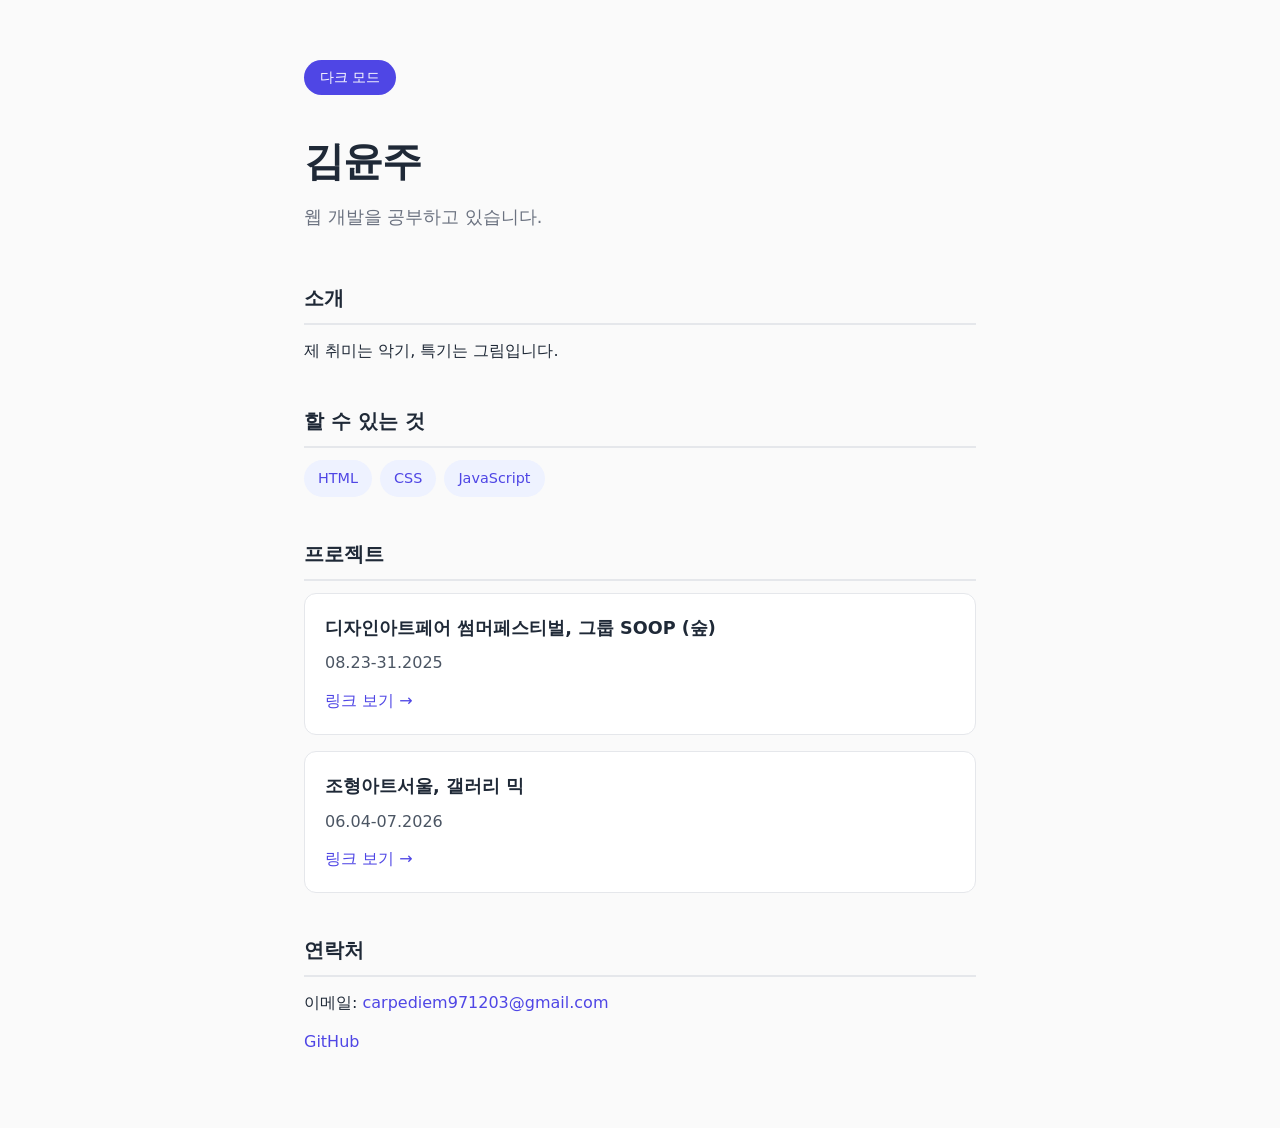
<file: index.html>
<!DOCTYPE html>
<html lang="ko">
<head>
  <meta charset="UTF-8">
  <meta name="viewport" content="width=device-width, initial-scale=1">
  <title>김윤주의 포트폴리오</title>
  <link rel="stylesheet" href="styles.css">
</head>
<body>
  <button id="theme-toggle">다크 모드</button>
  <h1>김윤주</h1>
  <p>웹 개발을 공부하고 있습니다.</p>

  <h2>소개</h2>
  <p>제 취미는 악기, 특기는 그림입니다.</p>

  <h2>할 수 있는 것</h2>
  <ul>
    <li>HTML</li>
    <li>CSS</li>
    <li>JavaScript</li>
  </ul>

  <h2>프로젝트</h2>

  <div class="project">
    <h3>디자인아트페어 썸머페스티벌, 그룹 SOOP (숲)</h3>
    <p>08.23-31.2025</p>
    <a href="https://github.com/carpediem971203">링크 보기 →</a>
  </div>

  <div class="project">
    <h3>조형아트서울, 갤러리 믹</h3>
    <p>06.04-07.2026</p>
    <a href="https://github.com/carpediem971203">링크 보기 →</a>
  </div>
  
  <h2>연락처</h2>
  <p>이메일: <a href="mailto:carpediem971203@gmail.com">carpediem971203@gmail.com</a></p>
  <p><a href="https://github.com/carpediem971203">GitHub</a></p>
  
  <script>
    const button = document.getElementById("theme-toggle");

    button.addEventListener("click", function () {
    document.body.classList.toggle("dark");
    });
  </script>
  
</body>
</html>
</file>
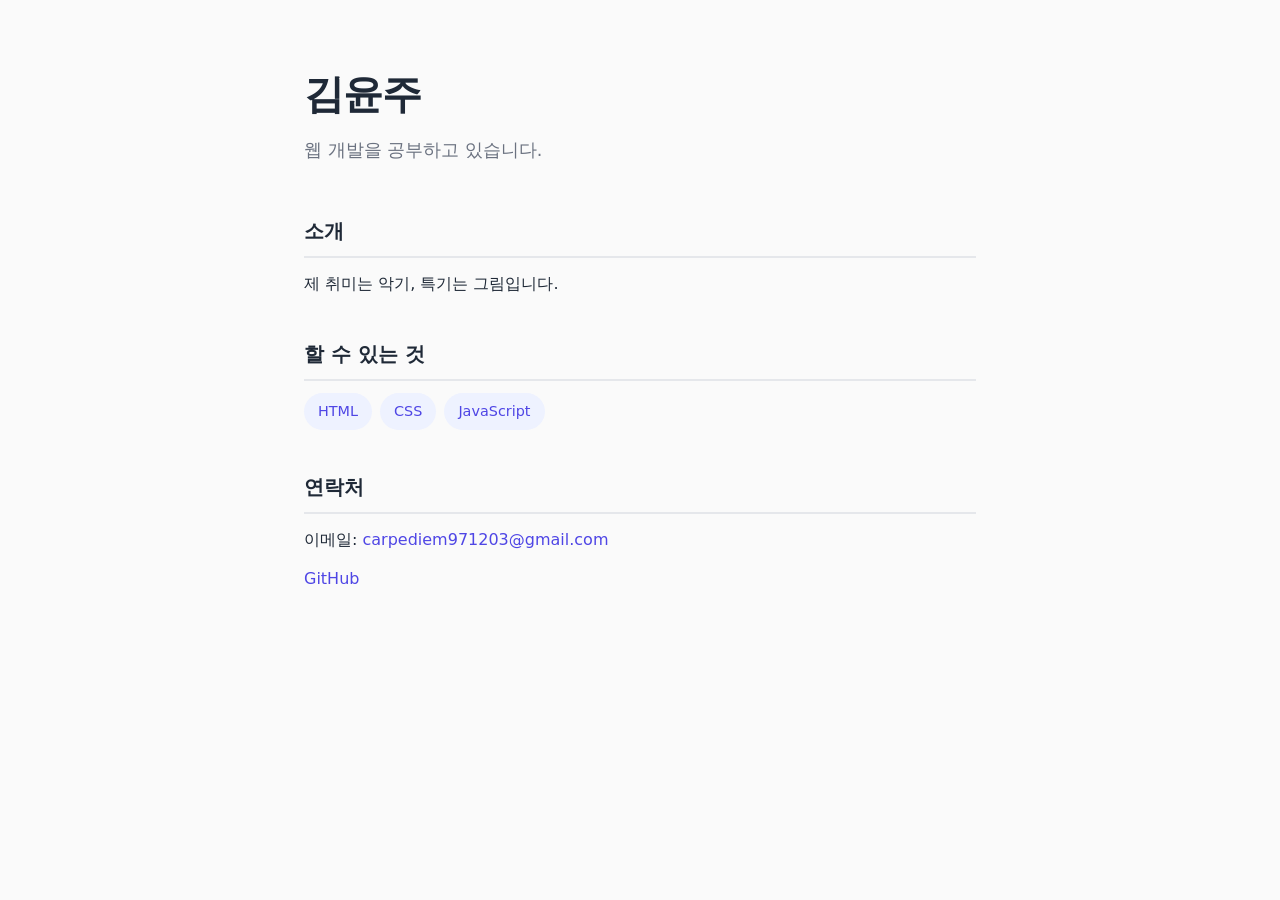
<file: YUNJU.html>
<!DOCTYPE html>
<html lang="ko">
<head>
  <meta charset="UTF-8">
  <title>김윤주의 포트폴리오</title>
  <link rel="stylesheet" href="styles.css">
</head>
<body>
  <h1>김윤주</h1>
  <p>웹 개발을 공부하고 있습니다.</p>

  <h2>소개</h2>
  <p>제 취미는 악기, 특기는 그림입니다.</p>

  <h2>할 수 있는 것</h2>
  <ul>
    <li>HTML</li>
    <li>CSS</li>
    <li>JavaScript</li>
  </ul>

  <h2>연락처</h2>
  <p>이메일: <a href="mailto:carpediem971203@gmail.com">carpediem971203@gmail.com</a></p>
  <p><a href="https://github.com/carpediem971203">GitHub</a></p>
</body>
</html>
</file>
<file: styles.css>
/* 모든 요소 기본값 초기화 */
* {
  box-sizing: border-box;
  margin: 0;
  padding: 0;
}

body {
  font-family: system-ui, sans-serif;
  max-width: 720px;
  margin: 0 auto;
  padding: 60px 24px;
  line-height: 1.7;
  color: #1f2937;
  background-color: #fafafa;
}

/* 이름 */
h1 {
  font-size: 2.5rem;
  font-weight: 800;
  letter-spacing: -0.02em;
  margin-bottom: 8px;
}

/* 이름 바로 아래 한 줄 소개 */
h1 + p {
  font-size: 1.1rem;
  color: #6b7280;
  margin-bottom: 48px;
}

/* 섹션 제목 */
h2 {
  font-size: 1.25rem;
  font-weight: 700;
  margin-top: 40px;
  margin-bottom: 12px;
  padding-bottom: 8px;
  border-bottom: 2px solid #e5e7eb;
}

p {
  margin-bottom: 12px;
}

/* '할 수 있는 것' 목록을 태그처럼 */
ul {
  list-style: none;
  display: flex;
  flex-wrap: wrap;
  gap: 8px;
  margin-top: 8px;
}

li {
  background-color: #eef2ff;
  color: #4f46e5;
  padding: 6px 14px;
  border-radius: 999px;
  font-size: 0.9rem;
  font-weight: 500;
}

/* 링크 */
a {
  color: #4f46e5;
  text-decoration: none;
  font-weight: 500;
}

a:hover {
  text-decoration: underline;
}
.project {
  background-color: #ffffff;
  border: 1px solid #e5e7eb;
  border-radius: 12px;
  padding: 20px;
  margin-bottom: 16px;
  transition: box-shadow 0.2s;
}

.project:hover {
  box-shadow: 0 4px 16px rgba(0, 0, 0, 0.08);
}

.project h3 {
  font-size: 1.1rem;
  margin-bottom: 6px;
}

.project p {
  color: #4b5563;
  margin-bottom: 10px;
}

/* 토글 버튼 */
#theme-toggle {
  background-color: #4f46e5;
  color: #ffffff;
  border: none;
  padding: 8px 16px;
  border-radius: 999px;
  font-size: 0.9rem;
  cursor: pointer;
  margin-bottom: 32px;
}

/* 다크 모드일 때 */
body.dark {
  background-color: #1a1a1a;
  color: #e5e7eb;
}
body.dark h1 {
  color: #ffffff;
}
body.dark h2 {
  border-bottom-color: #374151;
}
body.dark .project {
  background-color: #262626;
  border-color: #374151;
}
body.dark .project p,
body.dark h1 + p {
  color: #9ca3af;
}

@media (max-width: 600px) {
  body {
    padding: 40px 16px;
  }
  h1 {
    font-size: 1.9rem;
  }
}
</file>
